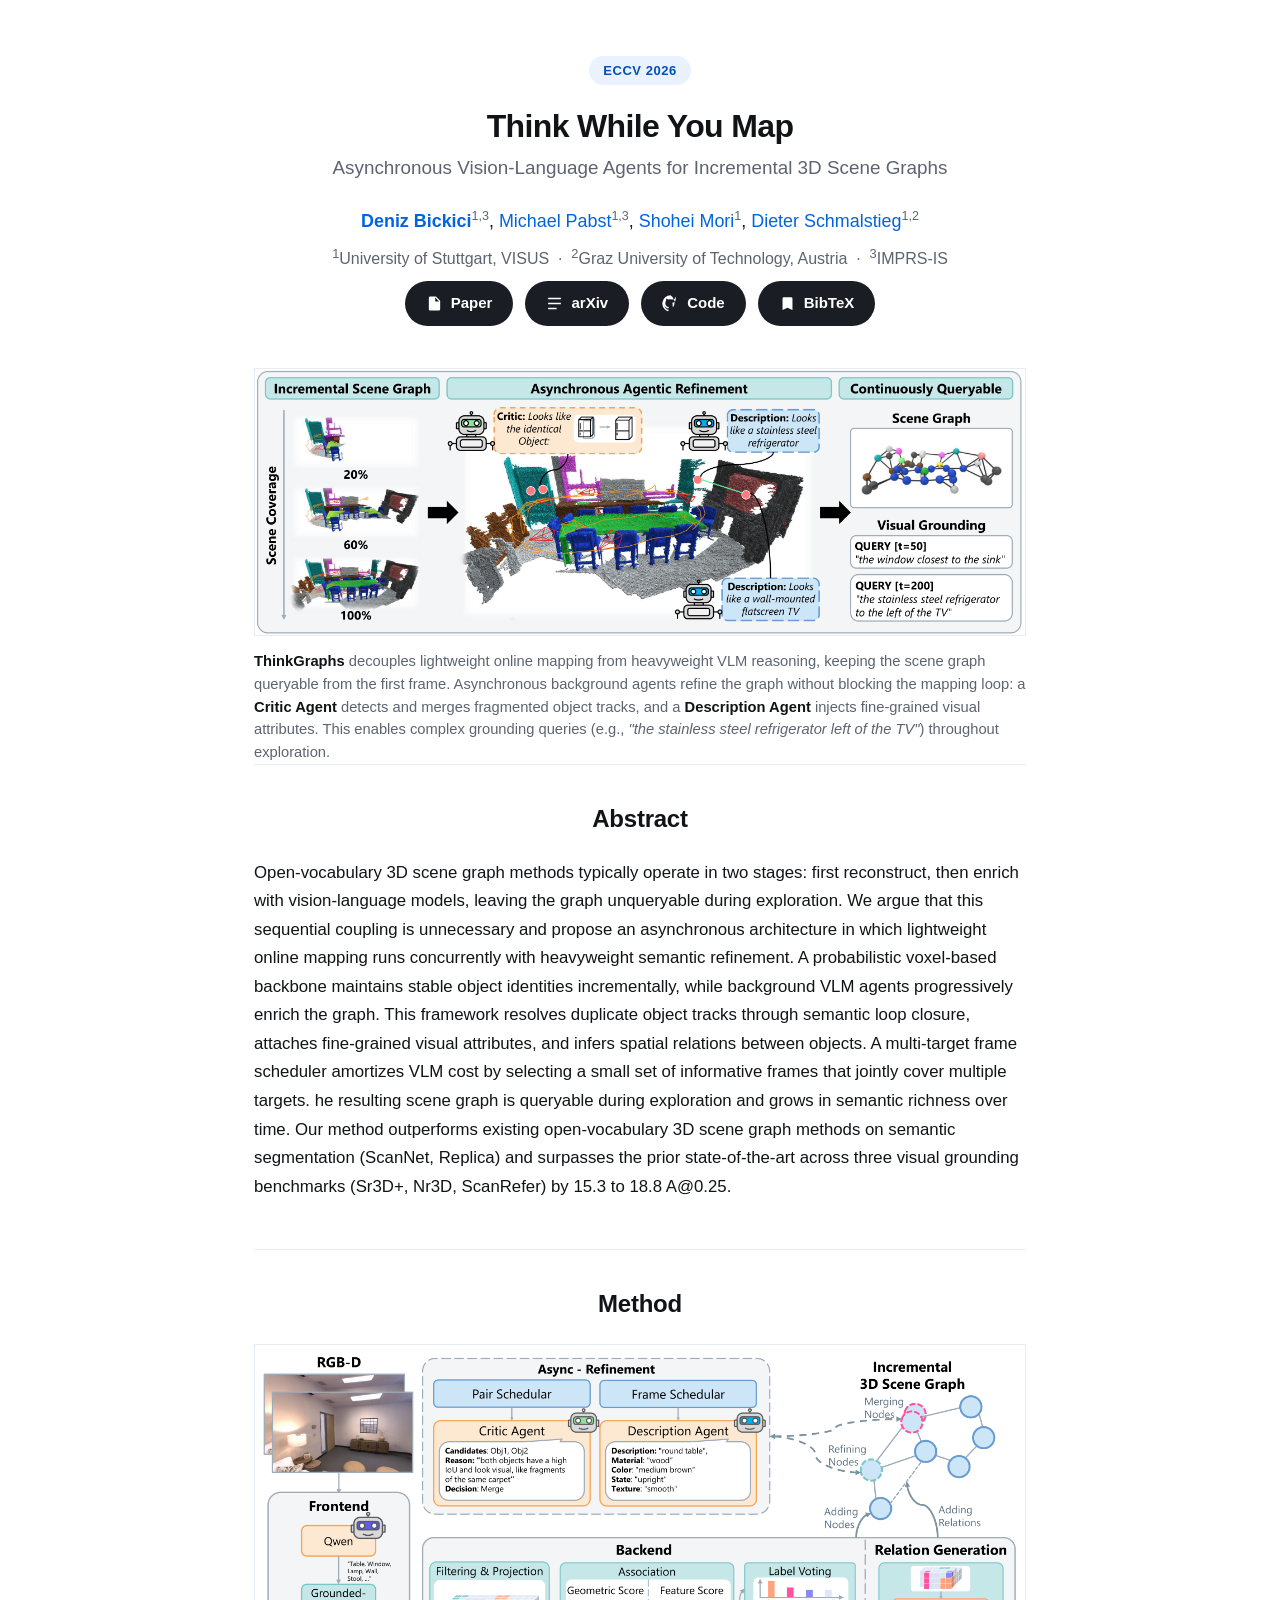
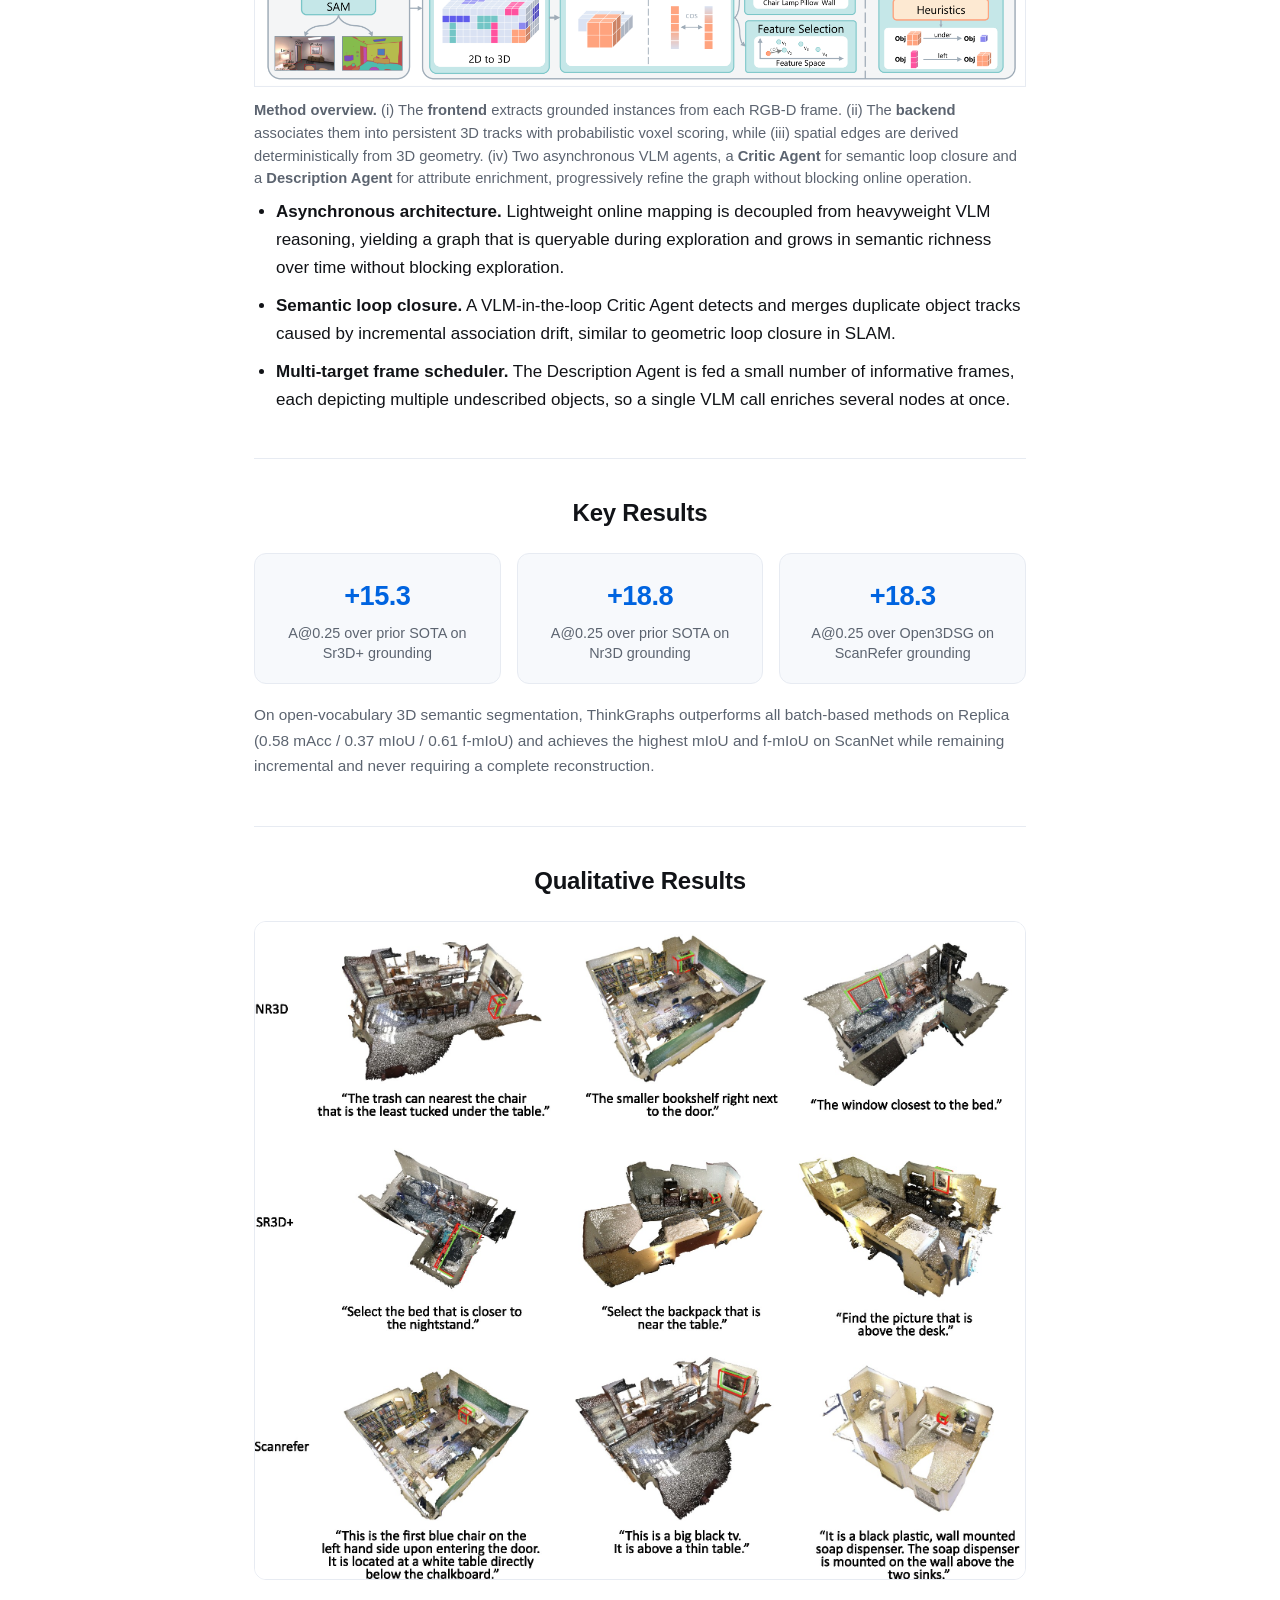
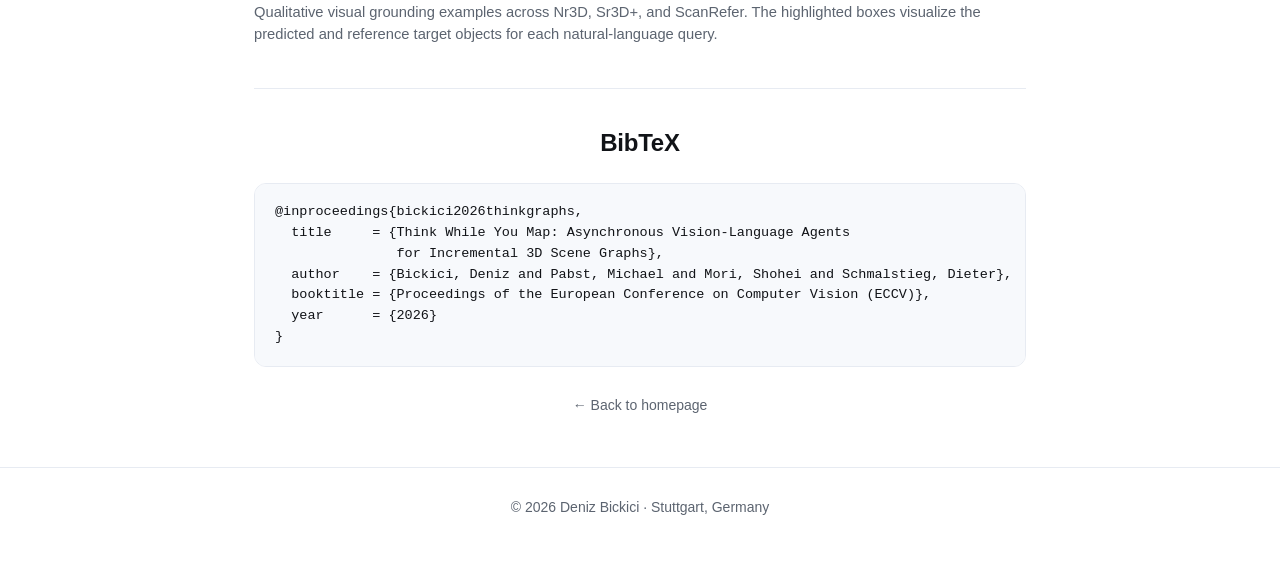
<file: thinkgraphs/index.html>
<!DOCTYPE html>
<html lang="en">
<head>
  <meta charset="utf-8" />
  <meta name="viewport" content="width=device-width, initial-scale=1" />
  <title>ThinkGraphs: Think While You Map</title>
  <meta name="description" content="Think While You Map: Asynchronous Vision-Language Agents for Incremental 3D Scene Graphs. An asynchronous architecture that keeps the 3D scene graph queryable from the first frame." />
  <meta property="og:title" content="Think While You Map: Asynchronous Vision-Language Agents for Incremental 3D Scene Graphs" />
  <meta property="og:description" content="An asynchronous architecture that decouples lightweight online mapping from heavyweight VLM reasoning." />
  <meta property="og:image" content="../assets/img/teaser.png" />
  <meta property="og:type" content="website" />
  <link rel="stylesheet" href="../style.css" />
  <link rel="stylesheet" href="project.css" />
  <link rel="icon" href="data:image/svg+xml,<svg xmlns='http://www.w3.org/2000/svg' viewBox='0 0 100 100'><text y='.9em' font-size='90'>🧊</text></svg>" />
</head>
<body>

  <main class="wrap">

    <!-- ===================== HERO ===================== -->
    <header class="proj-hero">
      <div class="venue-badge">ECCV 2026</div>
      <h1 class="title">Think While You Map</h1>
      <p class="subtitle">Asynchronous Vision-Language Agents for Incremental 3D Scene Graphs</p>

      <p class="authors-list">
        <a class="me" href="../">Deniz Bickici</a><sup>1,3</sup>,
        <a href="https://michael-pabst.com/" target="_blank" rel="noopener">Michael Pabst</a><sup>1,3</sup>,
        <a href="https://mugichoko445.github.io/" target="_blank" rel="noopener">Shohei Mori</a><sup>1</sup>,
        <a href="https://schmalstieg.github.io/" target="_blank" rel="noopener">Dieter Schmalstieg</a><sup>1,2</sup>
      </p>
      <p class="affil-list">
        <sup>1</sup>University of Stuttgart, VISUS &nbsp;·&nbsp;
        <sup>2</sup>Graz University of Technology, Austria &nbsp;·&nbsp;
        <sup>3</sup>IMPRS-IS
      </p>

      <div class="btn-row">
        <a class="btn" href="https://media.eventhosts.cc/Conferences/ECCV2026/pdfs/9724.pdf" target="_blank" rel="noopener">
          <svg viewBox="0 0 24 24"><path d="M6 2a2 2 0 0 0-2 2v16a2 2 0 0 0 2 2h12a2 2 0 0 0 2-2V8l-6-6H6zm7 1.5L18.5 9H13V3.5z"/></svg>
          Paper
        </a>
        <a class="btn" href="http://arxiv.org/abs/2606.31471" target="_blank" rel="noopener">
          <svg viewBox="0 0 24 24"><path d="M3 4h18v2H3zm0 7h18v2H3zm0 7h12v2H3z"/></svg>
          arXiv
        </a>
        <a class="btn" href="https://github.com/denizbickici/ThinkGraphs" target="_blank" rel="noopener">
          <svg viewBox="0 0 24 24"><path d="M12 .5a11.5 11.5 0 0 0-3.64 22.41c.58.11.79-.25.79-.56v-2c-3.2.7-3.88-1.54-3.88-1.54-.53-1.34-1.3-1.7-1.3-1.7-1.06-.72.08-.71.08-.71 1.17.08 1.78 1.2 1.78 1.2 1.04 1.79 2.74 1.27 3.41.97.1-.76.41-1.27.74-1.56-2.56-.29-5.26-1.28-5.26-5.7 0-1.26.45-2.29 1.19-3.1-.12-.29-.52-1.46.11-3.05 0 0 .97-.31 3.18 1.18a11 11 0 0 1 5.8 0c2.2-1.49 3.17-1.18 3.17-1.18.63 1.59.23 2.76.11-3.05.74.81 1.19 1.84 1.19 3.1 0 4.43-2.7 5.41-5.27 5.69.42.36.8 1.08.8 2.18v3.23c0 .31.21.68.8.56A11.5 11.5 0 0 0 12 .5z"/></svg>
          Code
        </a>
        <a class="btn" href="#bibtex">
          <svg viewBox="0 0 24 24"><path d="M7 3h10a2 2 0 0 1 2 2v16l-7-3-7 3V5a2 2 0 0 1 2-2z"/></svg>
          BibTeX
        </a>
      </div>
    </header>

    <!-- ===================== TEASER ===================== -->
    <div class="teaser">
      <img src="../assets/img/teaser.png" alt="ThinkGraphs overview: incremental scene graph, asynchronous agentic refinement, continuously queryable" />
      <p class="cap">
        <b>ThinkGraphs</b> decouples lightweight online mapping from heavyweight VLM reasoning, keeping the scene graph
        queryable from the first frame. Asynchronous background agents refine the graph without blocking the mapping loop:
        a <b>Critic Agent</b> detects and merges fragmented object tracks, and a <b>Description Agent</b> injects
        fine-grained visual attributes. This enables complex grounding queries
        (e.g., <em>"the stainless steel refrigerator left of the TV"</em>) throughout exploration.
      </p>
    </div>

    <!-- ===================== ABSTRACT ===================== -->
    <section class="section" id="abstract">
      <h2>Abstract</h2>
      <p class="abstract">
        Open-vocabulary 3D scene graph methods typically operate in two stages: first reconstruct, then enrich with
        vision-language models, leaving the graph unqueryable during exploration. We argue that this sequential coupling
        is unnecessary and propose an asynchronous architecture in which lightweight online mapping runs
        concurrently with heavyweight semantic refinement. A probabilistic voxel-based backbone maintains stable object
        identities incrementally, while background VLM agents progressively enrich the graph. This framework resolves
        duplicate object tracks through semantic loop closure, attaches fine-grained visual attributes,
        and infers spatial relations between objects. A multi-target frame scheduler amortizes VLM cost by selecting a
        small set of informative frames that jointly cover multiple targets. he resulting scene graph is queryable during 
        exploration and grows in semantic richness over time.  Our method outperforms existing open-vocabulary 3D scene 
        graph methods on semantic segmentation (ScanNet, Replica) and surpasses the prior state-of-the-art across three visual grounding benchmarks (Sr3D+, Nr3D, ScanRefer) by
        15.3 to 18.8 A@0.25.
      </p>
    </section>

    <!-- ===================== METHOD ===================== -->
    <section class="section" id="method">
      <h2>Method</h2>
      <div class="figure method-figure">
        <img src="../assets/img/method.png" alt="ThinkGraphs method overview: frontend, backend, relation generation, and asynchronous refinement" />
        <p class="cap">
          <b>Method overview.</b> (i) The <b>frontend</b> extracts grounded instances from each RGB-D frame.
          (ii) The <b>backend</b> associates them into persistent 3D tracks with probabilistic voxel scoring, while
          (iii) spatial edges are derived deterministically from 3D geometry. (iv) Two asynchronous VLM agents, a
          <b>Critic Agent</b> for semantic loop closure and a <b>Description Agent</b> for attribute enrichment,
          progressively refine the graph without blocking online operation.
        </p>
      </div>
      <ul class="feat">
        <li>
          <strong>Asynchronous architecture.</strong> Lightweight online mapping is decoupled from heavyweight VLM
          reasoning, yielding a graph that is queryable during exploration and grows in semantic richness over time without
          blocking exploration.
        </li>
        <li>
          <strong>Semantic loop closure.</strong> A VLM-in-the-loop Critic Agent detects and merges duplicate object
          tracks caused by incremental association drift, similar to geometric loop closure in SLAM.
        </li>
        <li>
          <strong>Multi-target frame scheduler.</strong> The Description Agent is fed a small number of informative
          frames, each depicting multiple undescribed objects, so a single VLM call enriches several nodes at once.
        </li>
      </ul>
    </section>

    <!-- ===================== RESULTS ===================== -->
    <section class="section" id="results">
      <h2>Key Results</h2>
      <div class="stats">
        <div class="stat">
          <div class="num">+15.3</div>
          <div class="lbl">A@0.25 over prior SOTA on Sr3D+ grounding</div>
        </div>
        <div class="stat">
          <div class="num">+18.8</div>
          <div class="lbl">A@0.25 over prior SOTA on Nr3D grounding</div>
        </div>
        <div class="stat">
          <div class="num">+18.3</div>
          <div class="lbl">A@0.25 over Open3DSG on ScanRefer grounding</div>
        </div>
      </div>
      <p style="margin-top:18px;color:var(--text-soft);font-size:.96rem">
        On open-vocabulary 3D semantic segmentation, ThinkGraphs outperforms all batch-based methods on Replica
        (0.58 mAcc / 0.37 mIoU / 0.61 f-mIoU) and achieves the highest mIoU and f-mIoU on ScanNet while remaining
        incremental and never requiring a complete reconstruction.
      </p>
    </section>

    <!-- ===================== QUALITATIVE RESULTS ===================== -->
    <section class="section" id="qualitative-results">
      <h2>Qualitative Results</h2>
      <div class="figure qualitative-figure">
        <img src="../assets/img/incsg_qual%20(1).jpg" alt="Qualitative visual grounding results on Nr3D, Sr3D+, and ScanRefer" loading="lazy" />
        <p class="cap">
          Qualitative visual grounding examples across Nr3D, Sr3D+, and ScanRefer. The highlighted boxes visualize the
          predicted and reference target objects for each natural-language query.
        </p>
      </div>
    </section>

    <!-- ===================== BIBTEX ===================== -->
    <section class="section bibtex" id="bibtex">
      <h2>BibTeX</h2>
      <pre>@inproceedings{bickici2026thinkgraphs,
  title     = {Think While You Map: Asynchronous Vision-Language Agents
               for Incremental 3D Scene Graphs},
  author    = {Bickici, Deniz and Pabst, Michael and Mori, Shohei and Schmalstieg, Dieter},
  booktitle = {Proceedings of the European Conference on Computer Vision (ECCV)},
  year      = {2026}
}</pre>
      <p style="text-align:center;margin-top:24px">
        <a class="back-link" href="../">← Back to homepage</a>
      </p>
    </section>

  </main>

  <footer>
    <div class="wrap">
      © <span id="year"></span> Deniz Bickici · Stuttgart, Germany
    </div>
  </footer>

  <script>document.getElementById('year').textContent = new Date().getFullYear();</script>
</body>
</html>
</file>
<file: style.css>
/* ===========================================================
   Deniz Bickici personal site
   Single shared stylesheet for homepage + project pages
   =========================================================== */

:root {
  --bg:        #ffffff;
  --bg-soft:   #f7f9fc;
  --text:      #111317;
  --text-soft: #5c6470;
  --border:    #e7ebf2;
  --accent:    #0064e0;
  --accent-dk: #0050bd;
  --accent-sf: #eaf2ff;
  --maxw:      820px;
  --radius:    12px;
}

* { box-sizing: border-box; }

html { scroll-behavior: smooth; }

body {
  margin: 0;
  background: var(--bg);
  color: var(--text);
  font-family: -apple-system, BlinkMacSystemFont, "Segoe UI", Roboto,
               Helvetica, Arial, "Inter", sans-serif;
  font-size: 17px;
  line-height: 1.65;
  -webkit-font-smoothing: antialiased;
  text-rendering: optimizeLegibility;
}

.wrap {
  max-width: var(--maxw);
  margin: 0 auto;
  padding: 0 24px;
}

a {
  color: var(--accent);
  text-decoration: none;
  transition: color .15s ease;
}
a:hover { color: var(--accent-dk); text-decoration: underline; }

/* ---------- Hero ---------- */
.hero {
  display: flex;
  gap: 36px;
  align-items: center;
  padding: 60px 0 36px;
}
.hero .photo {
  flex: 0 0 168px;
  width: 168px;
  height: 168px;
  border-radius: 50%;
  object-fit: cover;
  border: 1px solid var(--border);
  background: var(--bg-soft);
}
.hero .photo-fallback {
  display: flex;
  align-items: center;
  justify-content: center;
  font-size: 56px;
  font-weight: 700;
  color: var(--accent);
  background: var(--accent-sf);
}
.hero h1 {
  margin: 0 0 6px;
  font-size: 2.1rem;
  letter-spacing: -.02em;
}
.hero .tagline {
  margin: 0 0 4px;
  font-size: 1.12rem;
  color: var(--text);
  font-weight: 500;
}
.hero .affil {
  margin: 0;
  color: var(--text-soft);
  font-size: .98rem;
}
.hero .affil a { font-weight: 500; }

/* ---------- Social row ---------- */
.social {
  display: flex;
  flex-wrap: wrap;
  gap: 10px;
  margin-top: 16px;
}
.social a {
  display: inline-flex;
  align-items: center;
  gap: 7px;
  padding: 6px 13px;
  border: 1px solid var(--border);
  border-radius: 999px;
  background: var(--bg-soft);
  color: var(--text-soft);
  font-size: 14px;
  font-weight: 500;
}
.social a:hover {
  color: var(--accent);
  border-color: var(--accent);
  text-decoration: none;
}
.social svg { width: 16px; height: 16px; fill: currentColor; }

/* ---------- Sections ---------- */
section { padding: 26px 0; }
section + section { border-top: 1px solid var(--border); }
h2 {
  font-size: 1.0rem;
  text-transform: uppercase;
  letter-spacing: .08em;
  color: var(--text-soft);
  margin: 0 0 18px;
  font-weight: 700;
}
p { margin: 0 0 14px; }
.lead { color: var(--text); }

/* ---------- Interests chips ---------- */
.chips { display: flex; flex-wrap: wrap; gap: 8px; }
.chip {
  padding: 5px 12px;
  background: var(--accent-sf);
  color: var(--accent-dk);
  border-radius: 999px;
  font-size: 14px;
  font-weight: 500;
}

/* ---------- Publications ---------- */
.pub {
  display: flex;
  gap: 18px;
  padding: 16px 0;
}
.pub + .pub { border-top: 1px solid var(--border); }
.pub .thumb {
  flex: 0 0 168px;
  width: 168px;
  border-radius: 8px;
  border: 1px solid var(--border);
  overflow: hidden;
  align-self: flex-start;
  background: var(--bg-soft);
}
.pub .thumb img { width: 100%; display: block; }
.pub .body { flex: 1; min-width: 0; }
.pub .venue {
  display: inline-block;
  font-size: 12px;
  font-weight: 700;
  letter-spacing: .04em;
  color: var(--accent-dk);
  background: var(--accent-sf);
  padding: 2px 9px;
  border-radius: 6px;
  margin-bottom: 8px;
}
.pub h3 {
  margin: 0 0 5px;
  font-size: 1.08rem;
  line-height: 1.35;
  letter-spacing: -.01em;
}
.pub h3 a { color: var(--text); }
.pub h3 a:hover { color: var(--accent); }
.pub .authors { margin: 0 0 4px; font-size: .95rem; color: var(--text-soft); }
.pub .authors .me { color: var(--text); font-weight: 600; }
.pub .pub-links { margin-top: 8px; display: flex; flex-wrap: wrap; gap: 8px; }
.pub .pub-links a {
  font-size: 13px;
  font-weight: 600;
  padding: 3px 11px;
  border: 1px solid var(--border);
  border-radius: 999px;
  color: var(--text-soft);
}
.pub .pub-links a:hover { color: var(--accent); border-color: var(--accent); text-decoration: none; }

/* ---------- Timeline (education) ---------- */
.timeline { display: flex; flex-direction: column; gap: 18px; }
.tl {
  display: grid;
  grid-template-columns: 130px 1fr;
  gap: 18px;
}
.tl .when { color: var(--text-soft); font-size: .9rem; padding-top: 2px; }
.tl .what h3 { margin: 0 0 2px; font-size: 1.02rem; }
.tl .what .org { color: var(--text-soft); font-size: .95rem; margin: 0 0 4px; }
.tl .what p { margin: 0; font-size: .95rem; color: var(--text-soft); }

/* ---------- Footer ---------- */
footer {
  border-top: 1px solid var(--border);
  padding: 28px 0 48px;
  color: var(--text-soft);
  font-size: 14px;
  text-align: center;
}

/* ---------- Responsive ---------- */
@media (max-width: 640px) {
  body { font-size: 16px; }
  .hero { flex-direction: column; text-align: center; padding-top: 40px; gap: 22px; }
  .social { justify-content: center; }
  .nav .links { gap: 16px; }
  .nav .links a.hide-sm { display: none; }
  .pub { flex-direction: column; }
  .pub .thumb { width: 100%; flex-basis: auto; }
  .tl { grid-template-columns: 1fr; gap: 4px; }
}
</file>
<file: thinkgraphs/project.css>
/* ===========================================================
   ThinkGraphs project page with a Nerfies-inspired layout
   Builds on ../style.css variables
   =========================================================== */

.proj-hero {
  text-align: center;
  padding: 56px 0 28px;
}
.proj-hero .title {
  font-size: 2.0rem;
  line-height: 1.2;
  letter-spacing: -.02em;
  margin: 0 0 6px;
  font-weight: 800;
}
.proj-hero .subtitle {
  font-size: 1.18rem;
  color: var(--text-soft);
  margin: 0 0 22px;
  font-weight: 500;
}
.proj-hero .venue-badge {
  display: inline-block;
  font-size: 13px;
  font-weight: 700;
  letter-spacing: .04em;
  color: var(--accent-dk);
  background: var(--accent-sf);
  padding: 4px 14px;
  border-radius: 999px;
  margin-bottom: 22px;
}

.authors-list {
  font-size: 1.12rem;
  margin: 0 0 6px;
  line-height: 1.8;
}
.authors-list a { color: var(--accent); font-weight: 500; }
.authors-list .me { font-weight: 700; }
.authors-list sup { font-size: .7em; color: var(--text-soft); }
.affil-list {
  color: var(--text-soft);
  font-size: 1.0rem;
  margin: 0 0 6px;
}
.affil-list sup { font-size: .8em; }
.note-line { color: var(--text-soft); font-size: .95rem; margin: 0 0 24px; }

/* action buttons */
.btn-row {
  display: flex;
  flex-wrap: wrap;
  gap: 12px;
  justify-content: center;
  margin-top: 8px;
}
.btn {
  display: inline-flex;
  align-items: center;
  gap: 8px;
  padding: 9px 20px;
  border-radius: 999px;
  background: #1a1d24;
  color: #fff;
  font-weight: 600;
  font-size: 15px;
  border: 1px solid transparent;
  transition: transform .12s ease, background .15s ease;
}
.btn:hover { background: #000; color: #fff; text-decoration: none; transform: translateY(-1px); }
.btn svg { width: 17px; height: 17px; fill: currentColor; }
.btn.disabled {
  background: var(--bg-soft);
  color: var(--text-soft);
  border-color: var(--border);
  cursor: not-allowed;
  pointer-events: none;
}

/* teaser */
.teaser {
  margin: 14px auto 0;
  text-align: center;
}
.teaser img {
  width: 100%;
  max-width: 980px;
  border-radius: var(--radius);
  border: 1px solid var(--border);
}
.teaser .cap {
  max-width: 880px;
  margin: 14px auto 0;
  font-size: .92rem;
  color: var(--text-soft);
  text-align: left;
  line-height: 1.55;
}
.teaser .cap b { color: var(--text); }

/* generic content section */
.section { padding: 34px 0; border-top: 1px solid var(--border); }
.section h2 {
  text-align: center;
  text-transform: none;
  letter-spacing: -.01em;
  font-size: 1.5rem;
  color: var(--text);
  margin: 0 0 20px;
}
.section .abstract { font-size: 1.05rem; line-height: 1.7; }

.figure { text-align: center; margin: 8px 0; }
.figure img {
  width: 100%;
  max-width: 940px;
  border-radius: var(--radius);
  border: 1px solid var(--border);
}

.teaser img,
.method-figure img {
  display: block;
  height: auto;
  object-fit: contain;
  padding: 0;
  border-radius: 0;
}
.figure .cap {
  max-width: 860px;
  margin: 12px auto 0;
  font-size: .92rem;
  color: var(--text-soft);
  text-align: left;
  line-height: 1.55;
}

/* highlight stat cards */
.stats {
  display: grid;
  grid-template-columns: repeat(3, 1fr);
  gap: 16px;
  margin: 8px 0 4px;
}
.stat {
  background: var(--bg-soft);
  border: 1px solid var(--border);
  border-radius: var(--radius);
  padding: 20px 16px;
  text-align: center;
}
.stat .num { font-size: 1.7rem; font-weight: 800; color: var(--accent); letter-spacing: -.02em; }
.stat .lbl { font-size: .9rem; color: var(--text-soft); margin-top: 4px; line-height: 1.4; }

ul.feat { padding-left: 22px; margin: 0; }
ul.feat li { margin-bottom: 10px; }

/* bibtex block */
.bibtex pre {
  background: var(--bg-soft);
  border: 1px solid var(--border);
  border-radius: var(--radius);
  padding: 18px 20px;
  overflow-x: auto;
  font-size: 13.5px;
  line-height: 1.55;
  color: var(--text);
  font-family: ui-monospace, SFMono-Regular, Menlo, Consolas, monospace;
}

.back-link {
  display: inline-flex;
  align-items: center;
  gap: 6px;
  font-size: 14px;
  font-weight: 500;
  color: var(--text-soft);
}

@media (max-width: 640px) {
  .proj-hero .title { font-size: 1.55rem; }
  .stats { grid-template-columns: 1fr; }
}
</file>
